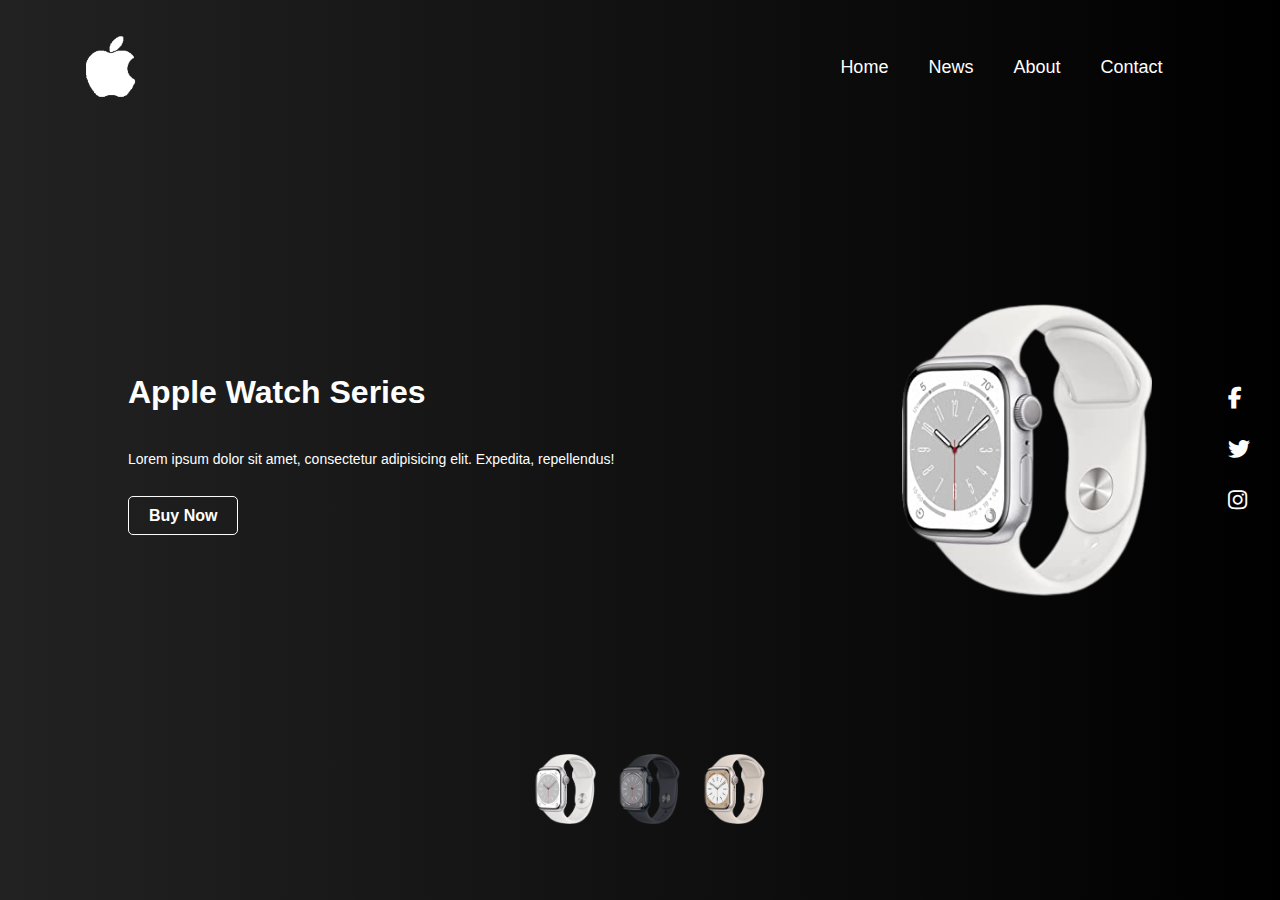
<file: index.html>
<!DOCTYPE html>
<html lang="en">
  <head>
    <meta charset="UTF-8" />
    <meta name="viewport" content="width=device-width, initial-scale=1.0" />
    <title>Document</title>
    <link rel="stylesheet" href="master.css" />
    <link
      rel="stylesheet"
      href="https://cdnjs.cloudflare.com/ajax/libs/font-awesome/6.2.1/css/all.min.css"
    />
  </head>
  <body>
    <div class="container">
      <div class="nav">
        <img class="logo" src="logo.png" alt="" />
        <ul>
          <li><a href="">Home</a></li>
          <li><a href="">News</a></li>
          <li><a href="">About</a></li>
          <li><a href="">Contact</a></li>
        </ul>
      </div>
      <div class="con">
        <div class="text">
          <h1>Apple Watch Series</h1>
          <p>
            Lorem ipsum dolor sit amet, consectetur adipisicing elit. Expedita,
            repellendus!
          </p>
          <a href="#" class="btn">Buy Now</a>
        </div>
        <img src="1.png" alt="" />
      </div>
      <div class="switch">
        <img id="w" src="1.png" alt="" />
        <img id="b" src="2.png" alt="" />
        <img id="f" src="3.png" alt="" />
      </div>
      <div class="icons">
        <a href="#"><i class="fa-brands fa-facebook-f"></i></a>
        <a href="#"><i class="fa-brands fa-twitter"></i></a>
        <a href="#"><i class="fa-brands fa-instagram"></i></a>
      </div>
    </div>
    <script src="main.js"></script>
  </body>
</html>
</file>
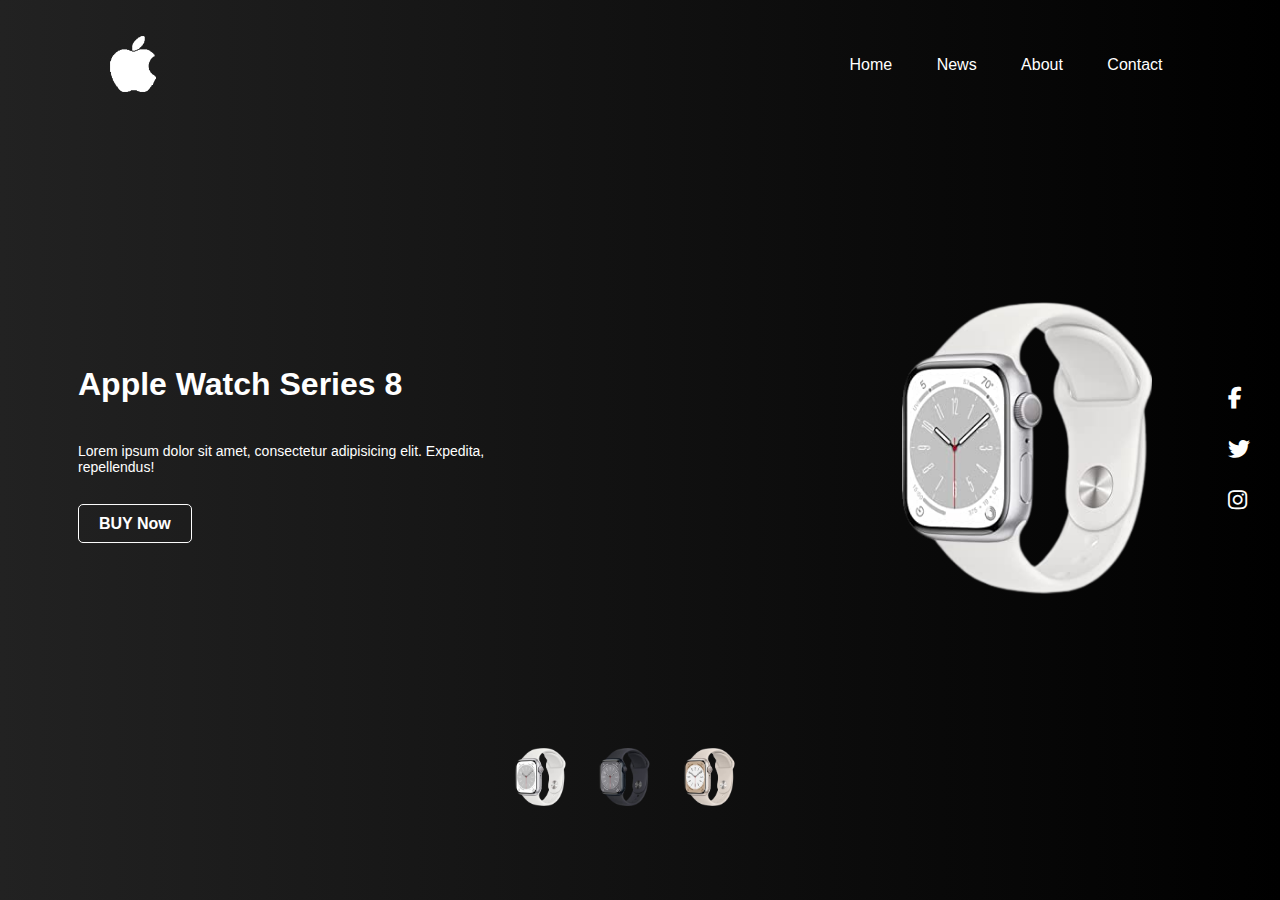
<file: Web Code/index.html>
<!DOCTYPE html>
<html lang="en">
<head>
    <meta charset="UTF-8">
    <meta http-equiv="X-UA-Compatible" content="IE=edge">
    <meta name="viewport" content="width=device-width, initial-scale=1.0">
    <title>Web Code</title>

    <!-- link icone -->
    <link rel="stylesheet" href="https://cdnjs.cloudflare.com/ajax/libs/font-awesome/6.2.1/css/all.min.css">
    <!-- link file css -->
    <link rel="stylesheet" href="style.css">
</head>
<body>
    <div class="container">
        <div class="nav">
            <img src="img/logo.png" alt="">

            <ul>
                <a href="#"><li>Home</li></a>
                <a href="#"><li>News</li></a>
                <a href="#"><li>About</li></a>
                <a href="#"><li>Contact</li></a>
            </ul>
        </div>


        <div class="content">
            <div class="text">
                <h1>Apple Watch Series 8</h1>
                <p>Lorem ipsum dolor sit amet, consectetur adipisicing elit. Expedita, repellendus!</p>
                <a href="#" class="btn">BUY Now</a>
            </div>

            <div class="div-image">
                <img class="big-img" src="img/1.png" alt="">
            </div>
        </div>

        <div class="small-image">
            <img onclick="mywatchs(this.src); backGround('linear-gradient(to left, #000 , #222)')" src="img/1.png" alt="">
            <img onclick="mywatchs(this.src); backGround('linear-gradient(to left, #000 , #555)')" src="img/2.png" alt="">
            <img onclick="mywatchs(this.src); backGround('linear-gradient(to right, #444 , #ac8d72)')" src="img/3.png" alt="">
        </div>

        <div class="soci-link">
            <a href="#"><i class="fa-brands fa-facebook-f"></i></a>
            <a href="#"><i class="fa-brands fa-twitter"></i></a>
            <a href="#"><i class="fa-brands fa-instagram"></i></a>
        </div>
    </div>

    <script src="javascript.JS"></script>
</body>
</html>
</file>
<file: master.css>
* {
  margin: 0;
  padding: 0;
  box-sizing: border-box;
  font-family: sans-serif;
}

ul {
  list-style: none;
  display: flex;
}

ul a {
  display: block;
  text-decoration: none;
  margin-right: 40px;
  color: #fff;
  text-transform: capitalize;
  transition: 0.4s;
  font-size: 18px;
}

ul a:hover {
  transform: scale(1.2);
  color: white;
}

.container {
  width: 100%;
  height: 100vh;
  padding: 15px;
  background: linear-gradient(to left, #000, #222);
  position: relative;
}

.nav {
  display: flex;
  align-items: center;
  justify-content: space-between;
  width: 90%;
  padding-top: 20px;
  margin: auto;
}

.logo {
  width: 65px;
}

.con {
  display: flex;
  width: 80%;
  margin: auto;
  justify-content: space-between;
  align-items: center;
  position: absolute;
  left: 50%;
  top: 50%;
  transform: translate(-50%, -50%);
}

.con img {
  width: 250px;
}

@media (max-width: 920px) {
  .con img {
    width: 200px;
  }
}

.con .text h1 {
  color: #fff;
  margin-bottom: 40px;
}

.con .text p {
  font-size: 14px;
  color: #fff;
  margin-bottom: 40px;
}

.con .text .btn {
  text-decoration: none;
  color: #fff;
  font-weight: bold;
  border-radius: 5px;
  padding: 10px 20px;
  border: 1px solid #fff;
  transition: 0.4s;
}

.con .text .btn:hover {
  background-color: #fff;
  color: #000;
}
.switch {
  position: absolute;
  bottom: 8%;
  left: 50%;
  transform: translateX(-50%);
}
.switch img {
  width: 60px;
  margin-left: 20px;
  cursor: pointer;
  transition: 0.4s;
}

.switch img:hover {
  transform: scale(1.1);
}

.icons {
  position: absolute;
  right: 30px;
  top: 50%;
  display: flex;
  transform: translateY(-50%);
  flex-direction: column;
  gap: 25px;
}

.icons a {
  color: #fff;
  font-size: 22px;
  transition: 0.4s;
}

.icons a:hover {
  transform: scale(1.3);
}
</file>
<file: Web Code/style.css>
*{
    padding: 0;
    margin: 0;
    box-sizing: border-box;
    font-family: sans-serif;
}
.container{
    width: 100%;
    height: 100vh;
    padding: 15px;
    background: linear-gradient(to left, #000 , #222);
    position: relative;
}
.container .nav{
    padding-top: 20px;
    width: 90%;
    margin: auto;
    display: flex;
    justify-content: space-between;
    align-items: center;
}
.container .nav img{
    width: 60px;
    margin-left: 25px;
}
.container .nav li{
    display: inline-block;
    margin-right: 40px;
    color: #fff;
    text-transform: capitalize;
    transition: 0.4s;
}
.container .nav li:hover{
    transform: scale(1.1);
}
.container .content{
    position: absolute;
    top: 50%;
    left: 50%;
    transform: translate(-50%,-50%);
    display: flex;
    justify-content: space-between;
    align-items: center;
    width: 80%;
}
.container .content .text{
    width: 40%;
    margin-left: -50px;
}
.container .content .text h1{
    color: #fff;
    margin-bottom: 40px;
}
.container .content .text p{
    font-size: 14px;
    color: #fff;
    margin-bottom: 40px;
}
.container .content .text .btn{
    text-decoration: none;
    color: #fff;
    font-weight: bold;
    border-radius: 5px;
    padding: 10px 20px;
    border: 1px solid #fff;
    transition: 0.3s;
}
.container .content .text .btn:hover{
    color: #000;
    background-color: #fff;
}
.container .content .div-image img{
    width: 250px;
}

.small-image{
    position: absolute;
    bottom: 10%;
    left: 50%;
    transform: translateX(-50%);
}
.small-image img{
    width: 50px;
    margin-right: 30px;
    cursor: pointer;
    transition: 0.3s;
}
.small-image img:hover{
    transform: scale(1.15);
}

.container .soci-link{
    position: absolute;
    right: 30px;
    top: 50%;
    transform: translateY(-50%);
    display: flex;
    flex-direction: column;
    gap: 25px;
}
.soci-link a{
    color: #fff;
    font-size: 22px;
    transition: 0.3s;
}
.soci-link a:hover{
    transform: scale(1.4);
}
</file>
